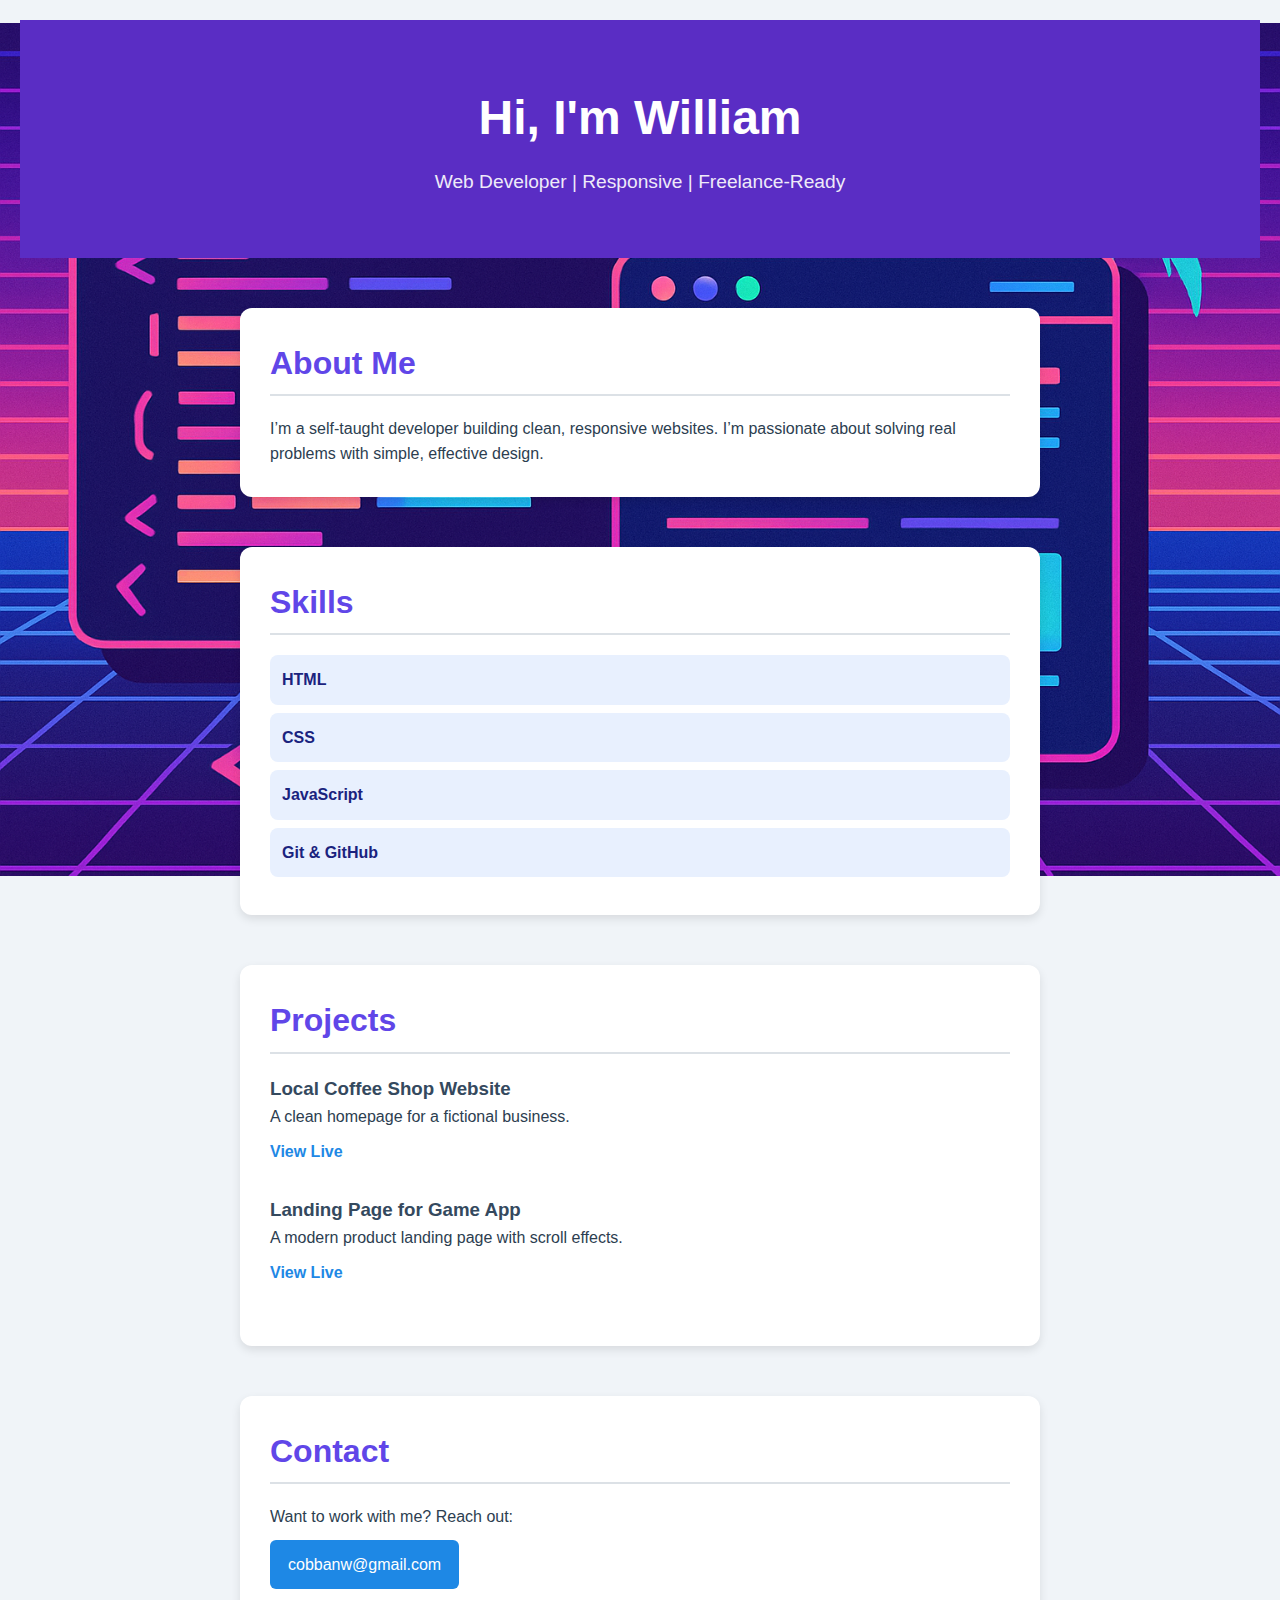
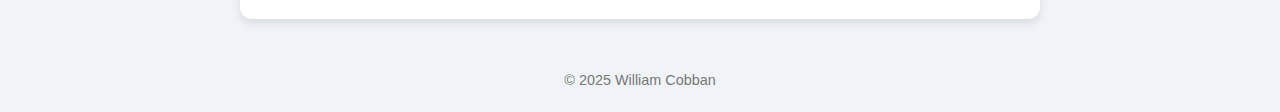
<file: index.html>
<!DOCTYPE html>
<html lang="en">
<head>
  <meta charset="UTF-8" />
  <meta name="viewport" content="width=device-width, initial-scale=1.0"/>
  <title>William's Portfolio</title>
  <link rel="stylesheet" href="style.css" />
</head>
<body>
  <header>
    <h1>Hi, I'm William</h1>
    <p> Web Developer | Responsive | Freelance-Ready</p>
  </header>

  <section id="about">
    <h2>About Me</h2>
    <p>I’m a self-taught developer building clean, responsive websites. I’m passionate about solving real problems with simple, effective design.</p>
  </section>

  <section id="skills">
    <h2>Skills</h2>
    <ul>
      <li>HTML</li>
      <li>CSS</li>
      <li>JavaScript</li>
      <li>Git & GitHub</li>
    </ul>
  </section>

  <section id="projects">
    <h2>Projects</h2>
    <div class="project">
      <h3>Local Coffee Shop Website</h3>
      <p>A clean homepage for a fictional business.</p>
      <a href="coffeeshop.html" target="_blank" rel="noopener noreferrer">View Live</a>
    </div>
    <div class="project">
      <h3>Landing Page for Game App</h3>
      <p>A modern product landing page with scroll effects.</p>
      <a href="landing" target="_blank" rel="noopener noreferrer">View Live</a>
    </div>
  </section>

  <section id="contact">
    <h2>Contact</h2>
    <p>Want to work with me? Reach out:</p>
    <a href="mailto:cobbanw@gmail.com">cobbanw@gmail.com</a>
  </section>

  <footer>
    <p>&copy; 2025 William Cobban</p>
  </footer>
</body>
</html>
</file>
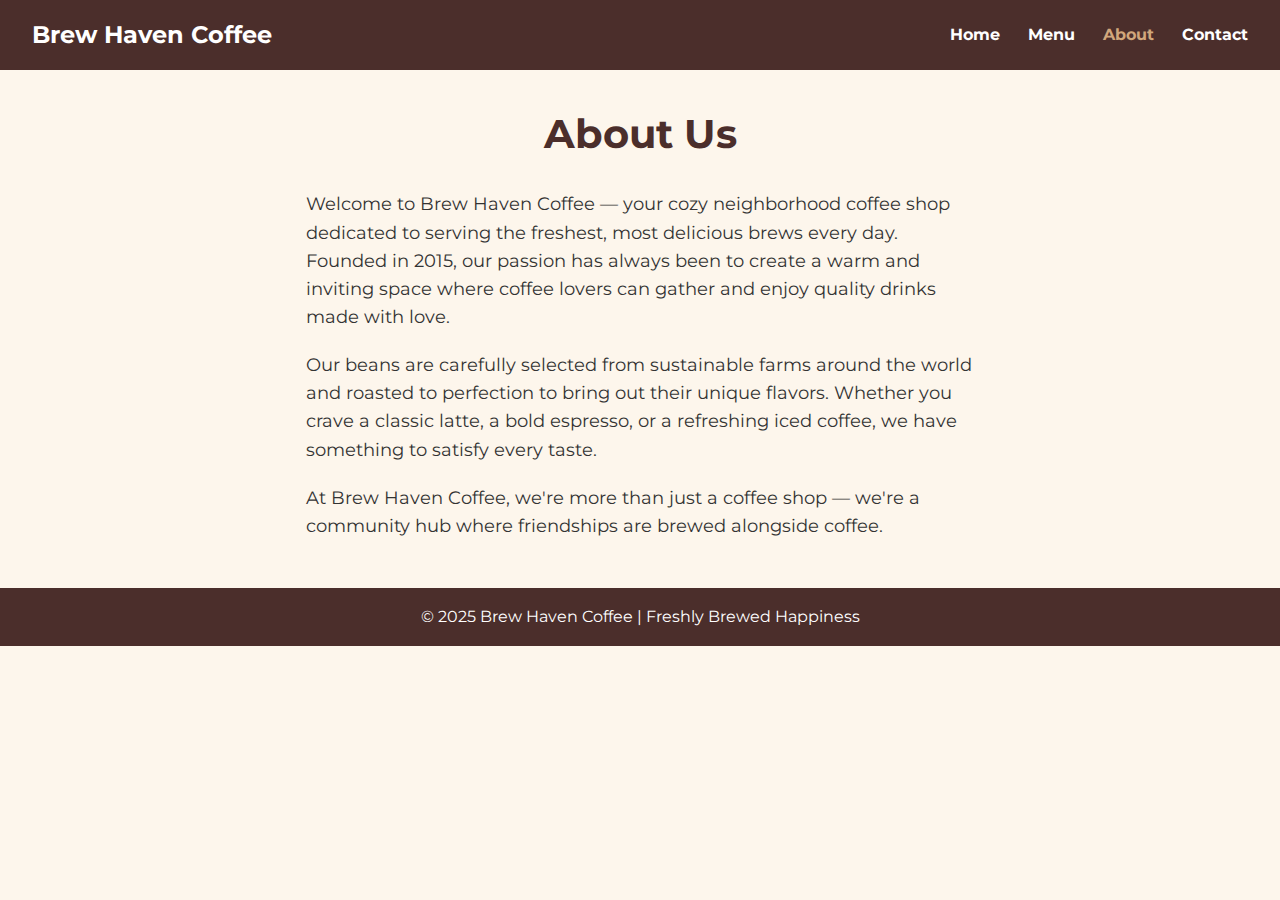
<file: about.html>
<!DOCTYPE html>
<html lang="en">
<head>
    <meta charset="UTF-8" />
    <meta name="viewport" content="width=device-width, initial-scale=1" />
    <title>About Brew Haven Coffee</title>
    <link href="https://fonts.googleapis.com/css2?family=Montserrat:wght@400;700&display=swap" rel="stylesheet" />
    <link rel="stylesheet" href="about.css" />
</head>
<body>
    <header>
        <h1>Brew Haven Coffee</h1>
        <nav>
            <a href="coffeeshop.html">Home</a>
            <a href="menu.html">Menu</a>
            <a href="about.html" class="active">About</a>
            <a href="contact.html">Contact</a>
        </nav>
    </header>

    <main class="about-content">
        <h2>About Us</h2>
        <p>Welcome to Brew Haven Coffee — your cozy neighborhood coffee shop dedicated to serving the freshest, most delicious brews every day. Founded in 2015, our passion has always been to create a warm and inviting space where coffee lovers can gather and enjoy quality drinks made with love.</p>
        <p>Our beans are carefully selected from sustainable farms around the world and roasted to perfection to bring out their unique flavors. Whether you crave a classic latte, a bold espresso, or a refreshing iced coffee, we have something to satisfy every taste.</p>
        <p>At Brew Haven Coffee, we're more than just a coffee shop — we're a community hub where friendships are brewed alongside coffee.</p>
    </main>

    <footer>
        <p>&copy; 2025 Brew Haven Coffee | Freshly Brewed Happiness</p>
    </footer>
</body>
</html>
</file>
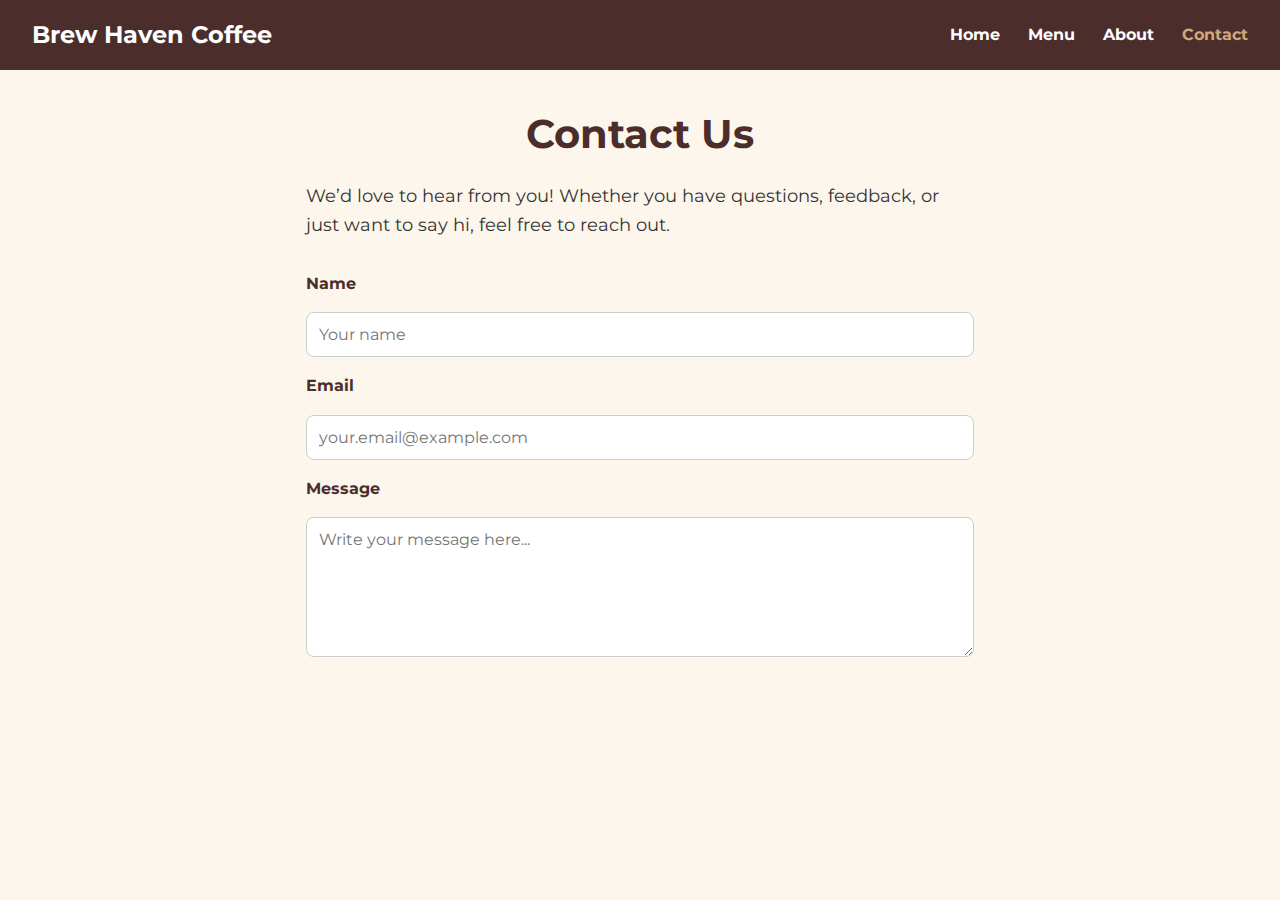
<file: contact.html>
<!DOCTYPE html>
<html lang="en">
<head>
    <meta charset="UTF-8" />
    <meta name="viewport" content="width=device-width, initial-scale=1" />
    <title>Contact Brew Haven Coffee</title>
    <link href="https://fonts.googleapis.com/css2?family=Montserrat:wght@400;700&display=swap" rel="stylesheet" />
    <link rel="stylesheet" href="contact.css" />
</head>
<body>
    <header>
        <h1>Brew Haven Coffee</h1>
        <nav>
            <a href="coffeeshop.html">Home</a>
            <a href="menu.html">Menu</a>
            <a href="about.html">About</a>
            <a href="contact.html" class="active">Contact</a>
        </nav>
    </header>

    <main class="contact-content">
        <h2>Contact Us</h2>
        <p>We’d love to hear from you! Whether you have questions, feedback, or just want to say hi, feel free to reach out.</p>

        <form action="#" method="post" class="contact-form">
            <label for="name">Name</label>
            <input type="text" id="name" name="name" placeholder="Your name" required />

            <label for="email">Email</label>
            <input type="email" id="email" name="email" placeholder="your.email@example.com" required />

            <label for="message">Message</label>
            <textarea id="message" name="message" placeholder="Write your message here..." rows="6" required></textarea>

            <button type
</file>
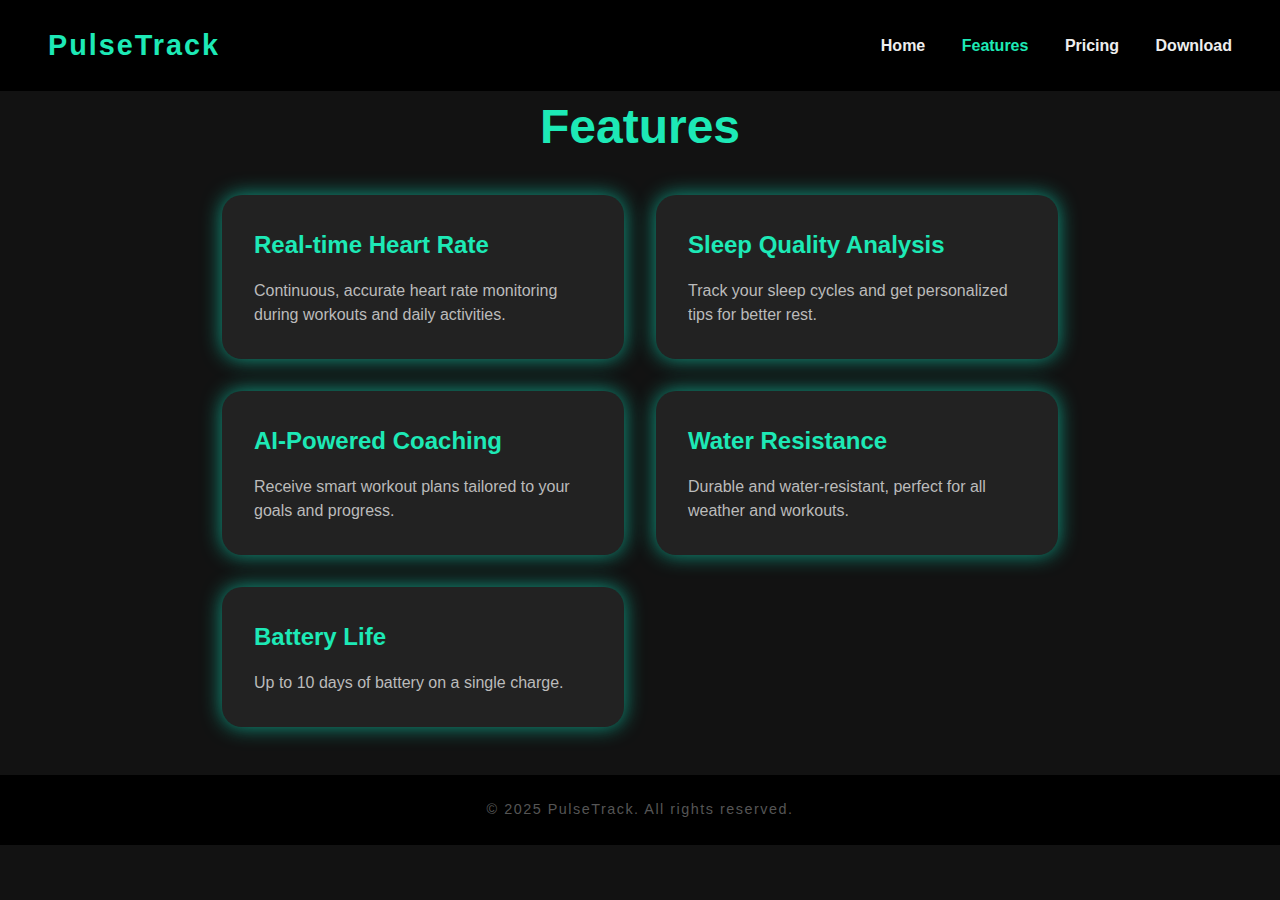
<file: features.html>
<!DOCTYPE html>
<html lang="en">
<head>
  <meta charset="UTF-8" />
  <meta name="viewport" content="width=device-width, initial-scale=1" />
  <title>Features — PulseTrack</title>
  <link rel="stylesheet" href="features.css" />
</head>
<body>
  <header class="header">
    <div class="logo">PulseTrack</div>
    <nav class="nav">
      <a href="landing.html">Home</a>
      <a href="features.html" class="active">Features</a>
      <a href="pricing.html">Pricing</a>
      <a href="download.html">Download</a>
    </nav>
  </header>

  <main class="features-content">
    <h1>Features</h1>
    <section class="feature-list">
      <article class="feature">
        <h2>Real-time Heart Rate</h2>
        <p>Continuous, accurate heart rate monitoring during workouts and daily activities.</p>
      </article>
      <article class="feature">
        <h2>Sleep Quality Analysis</h2>
        <p>Track your sleep cycles and get personalized tips for better rest.</p>
      </article>
      <article class="feature">
        <h2>AI-Powered Coaching</h2>
        <p>Receive smart workout plans tailored to your goals and progress.</p>
      </article>
      <article class="feature">
        <h2>Water Resistance</h2>
        <p>Durable and water-resistant, perfect for all weather and workouts.</p>
      </article>
      <article class="feature">
        <h2>Battery Life</h2>
        <p>Up to 10 days of battery on a single charge.</p>
      </article>
    </section>
  </main>

  <footer class="footer">
    <p>&copy; 2025 PulseTrack. All rights reserved.</p>
  </footer>
</body>
</html>
</file>
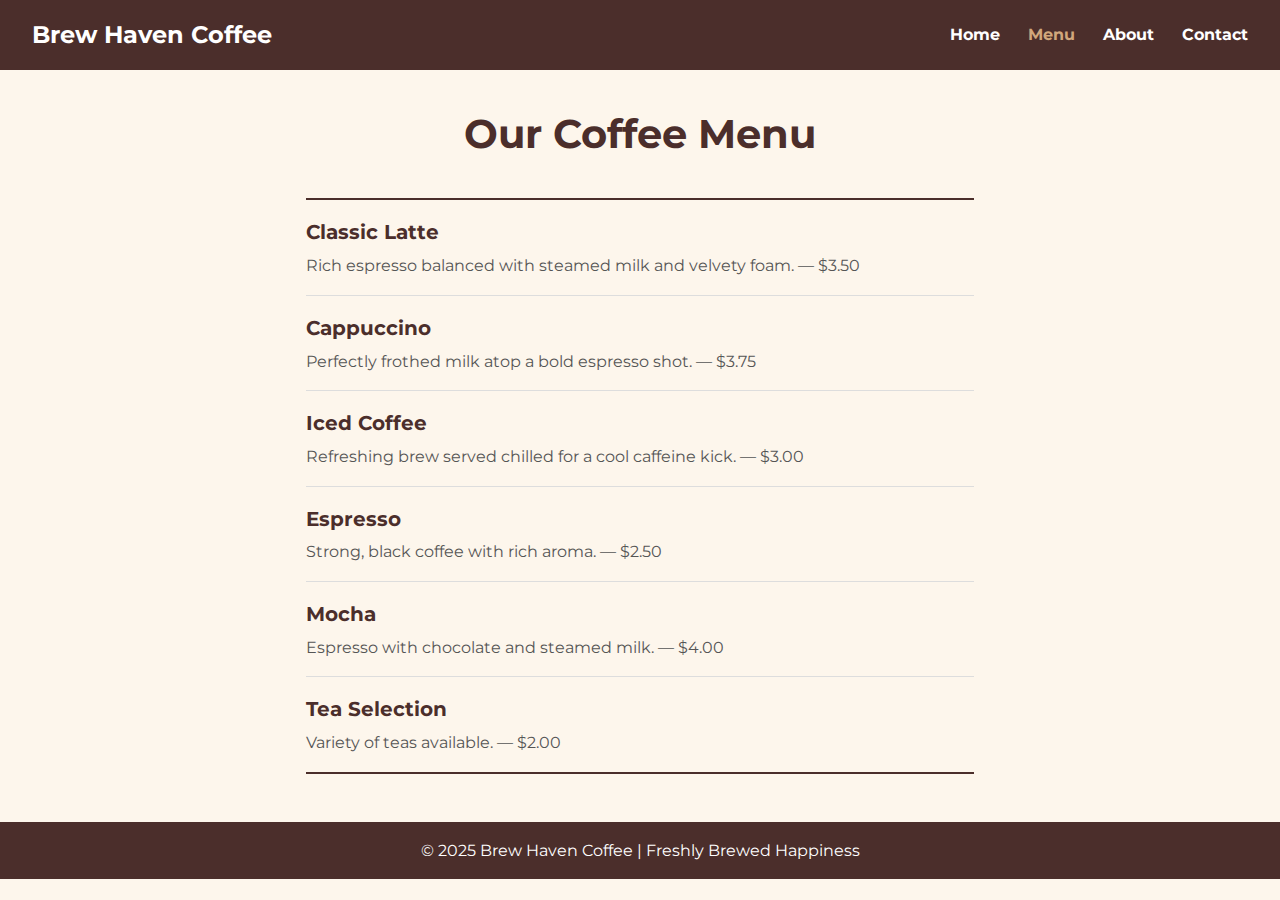
<file: menu.html>
<!DOCTYPE html>
<html lang="en">
<head>
    <meta charset="UTF-8" />
    <meta name="viewport" content="width=device-width, initial-scale=1" />
    <title>Brew Haven Coffee Menu</title>
    <link href="https://fonts.googleapis.com/css2?family=Montserrat:wght@400;700&display=swap" rel="stylesheet" />
    <link rel="stylesheet" href="menu.css" />
</head>
<body>
    <header>
        <h1>Brew Haven Coffee</h1>
        <nav>
            <a href="coffeeshop.html">Home</a>
            <a href="menu.html" class="active">Menu</a>
            <a href="about.html">About</a>
            <a href="contact.html">Contact</a>
        </nav>
    </header>

    <main class="menu-content">
        <h2>Our Coffee Menu</h2>
        <ul class="menu-list">
            <li>
                <h3>Classic Latte</h3>
                <p>Rich espresso balanced with steamed milk and velvety foam. — $3.50</p>
            </li>
            <li>
                <h3>Cappuccino</h3>
                <p>Perfectly frothed milk atop a bold espresso shot. — $3.75</p>
            </li>
            <li>
                <h3>Iced Coffee</h3>
                <p>Refreshing brew served chilled for a cool caffeine kick. — $3.00</p>
            </li>
            <li>
                <h3>Espresso</h3>
                <p>Strong, black coffee with rich aroma. — $2.50</p>
            </li>
            <li>
                <h3>Mocha</h3>
                <p>Espresso with chocolate and steamed milk. — $4.00</p>
            </li>
            <li>
                <h3>Tea Selection</h3>
                <p>Variety of teas available. — $2.00</p>
            </li>
        </ul>
    </main>

    <footer>
        <p>&copy; 2025 Brew Haven Coffee | Freshly Brewed Happiness</p>
    </footer>
</body>
</html>
</file>
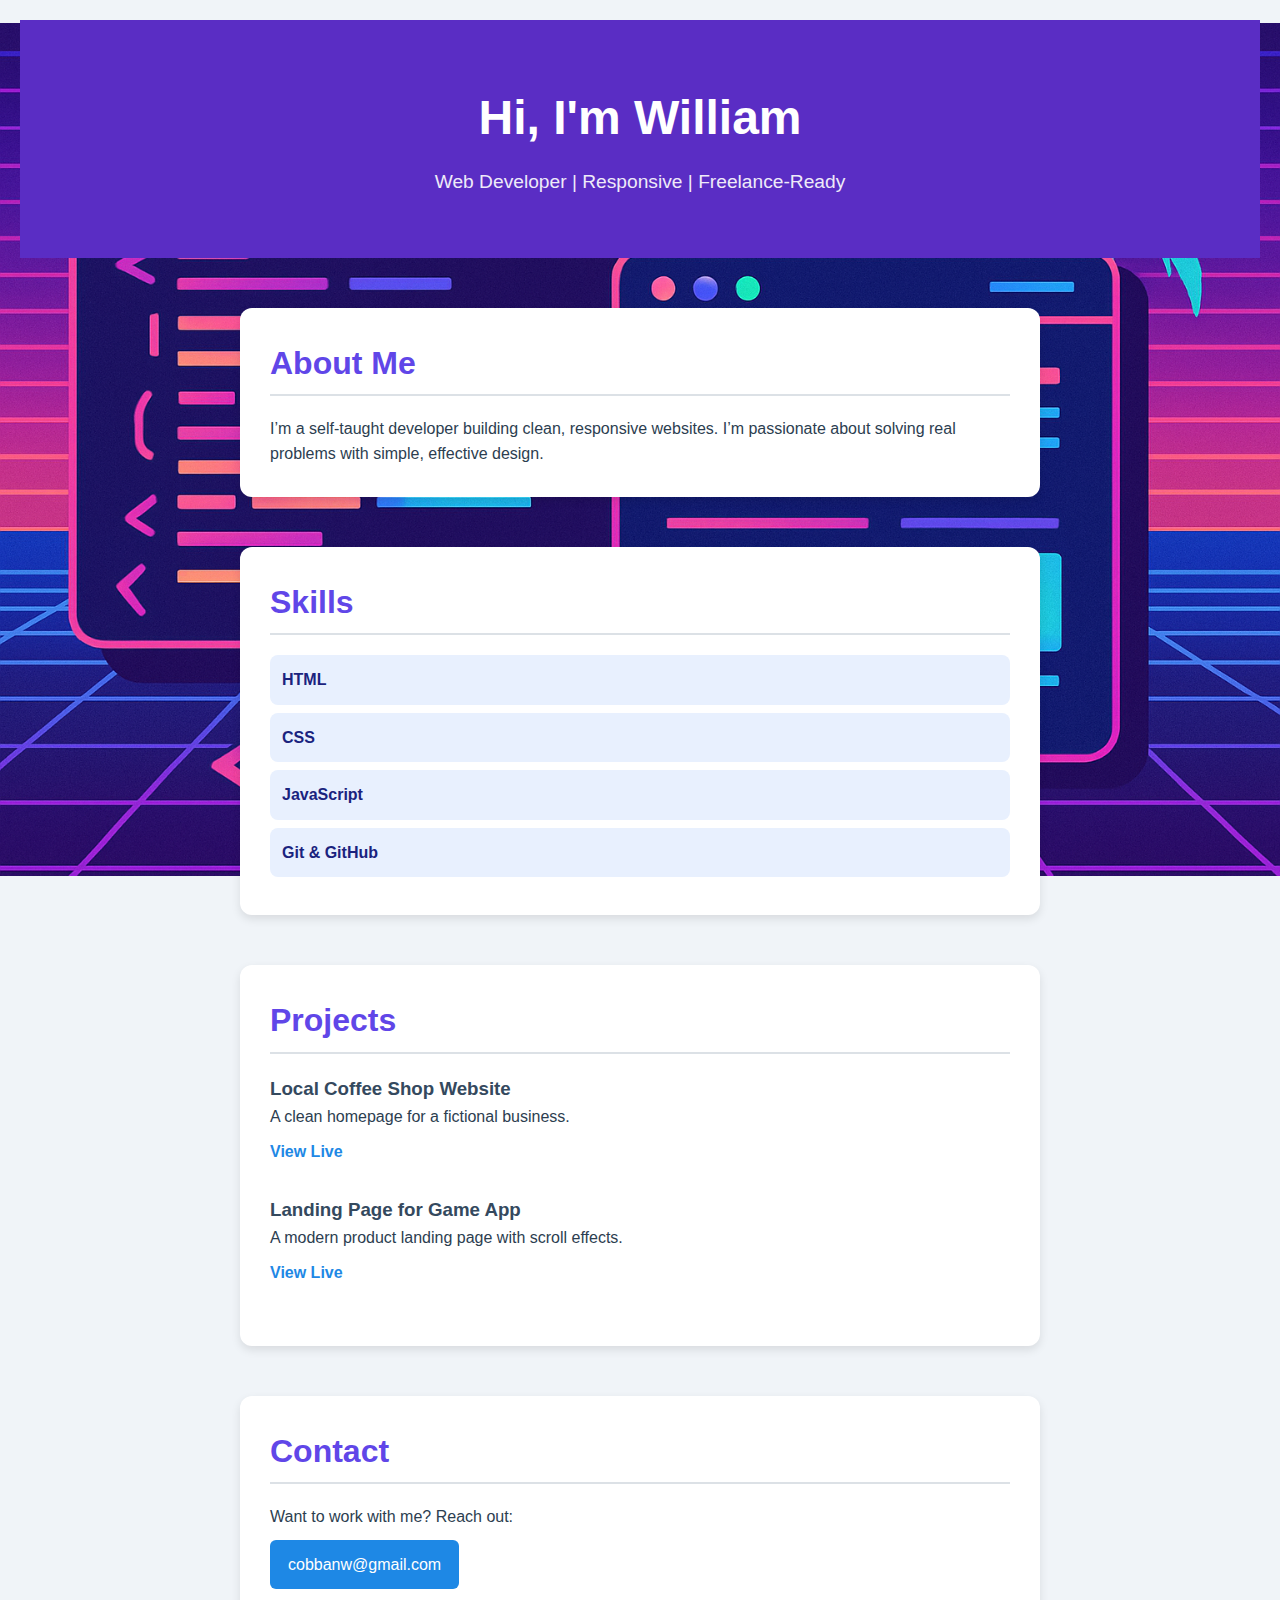
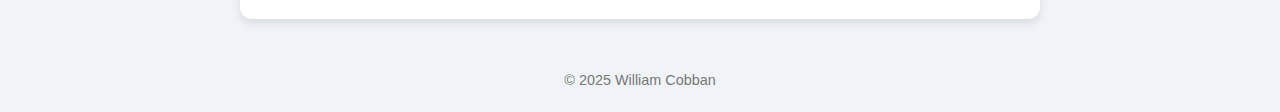
<file: MyWebsite.html>
<!DOCTYPE html>
<html lang="en">
<head>
  <meta charset="UTF-8" />
  <meta name="viewport" content="width=device-width, initial-scale=1.0"/>
  <title>William's Portfolio</title>
  <link rel="stylesheet" href="style.css" />
</head>
<body>
  <header>
    <h1>Hi, I'm William</h1>
    <p> Web Developer | Responsive | Freelance-Ready</p>
  </header>

  <section id="about">
    <h2>About Me</h2>
    <p>I’m a self-taught developer building clean, responsive websites. I’m passionate about solving real problems with simple, effective design.</p>
  </section>

  <section id="skills">
    <h2>Skills</h2>
    <ul>
      <li>HTML</li>
      <li>CSS</li>
      <li>JavaScript</li>
      <li>Git & GitHub</li>
    </ul>
  </section>

  <section id="projects">
    <h2>Projects</h2>
    <div class="project">
      <h3>Local Coffee Shop Website</h3>
      <p>A clean homepage for a fictional business.</p>
      <a href="file:///C:/Projects/Coffee%20shop/coffeeshop.html" target="_blank" rel="noopener noreferrer">View Live</a>
    </div>
    <div class="project">
      <h3>Landing Page for Game App</h3>
      <p>A modern product landing page with scroll effects.</p>
      <a href="#">View Live</a>
    </div>
  </section>

  <section id="contact">
    <h2>Contact</h2>
    <p>Want to work with me? Reach out:</p>
    <a href="mailto:cobbanw@gmail.com">cobbanw@gmail.com</a>
  </section>

  <footer>
    <p>&copy; 2025 William Cobban</p>
  </footer>
</body>
</html>
</file>
<file: style.css>
/* Reset some default styles */
* {
  margin: 0;
  padding: 0;
  box-sizing: border-box;
}

/* Body styling */
body {
  font-family: Arial, sans-serif;
  line-height: 1.6;
  background-color: #f0f4f8;
  color: #2c3e50;
  padding: 20px;
  box-sizing: border-box;
  background-image: url("bgg.png");
  background-repeat: no-repeat;
  background-position: center;
  background-size: 100%;
  background-attachment: fixed;
}

/* Header */
header {
  text-align: center;
  padding: 60px 20px;
  background: linear-gradient(135deg, #5a2dc4, #5a2dc4);
  color: #fff;
}

header h1 {
  font-size: 3rem;
  margin-bottom: 10px;
}

header p {
  font-size: 1.2rem;
  opacity: 0.9;
}

/* Sections */
section {
  margin: 50px auto;
  max-width: 800px;
  padding: 30px;
  background: #ffffff;
  border-radius: 12px;
  box-shadow: 0 4px 10px rgba(0, 0, 0, 0.1);
}

section h2 {
  font-size: 2rem;
  margin-bottom: 20px;
  color:#6046E8;
  border-bottom: 2px solid #dce1e6;
  padding-bottom: 5px;
}

/* Skills list */
ul {
  list-style: none;
  padding-left: 0;
}

ul li {
  background: #e8f0fe;
  padding: 12px;
  margin: 8px 0;
  border-radius: 8px;
  color: #1a237e;
  font-weight: bold;
}

/* Projects */
.project {
  margin-bottom: 30px;
  top: calc(100px + 20px);
  right: 20px;
}

.project h3 {
  color: #34495e;
}

.project a {
  display: inline-block;
  margin-top: 10px;
  color: #1e88e5;
  text-decoration: none;
  font-weight: bold;
}

.project a:hover {
  text-decoration: underline;
}

/* Contact */
#contact a {
  display: inline-block;
  margin-top: 10px;
  background: #1e88e5;
  color: #fff;
  padding: 12px 18px;
  text-decoration: none;
  border-radius: 6px;
  transition: background 0.3s ease;
}

#contact a:hover {
  background: #1565c0;
}

/* Footer */
footer {
  text-align: center;
  margin-top: 50px;
  font-size: 0.9rem;
  color: #777;
}
</file>
<file: about.css>
/* Reset and base styles */
* {
    margin: 0;
    padding: 0;
    box-sizing: border-box;
}
body {
    font-family: 'Montserrat', sans-serif;
    background-color: #fdf6ec;
    color: #333;
    line-height: 1.6;
}

/* Header styles */
header {
    background: #4b2e2b;
    color: #fff;
    padding: 1rem 2rem;
    display: flex;
    justify-content: space-between;
    align-items: center;
}
header h1 {
    font-size: 1.5rem;
}
nav a {
    color: #fff;
    text-decoration: none;
    margin-left: 1.5rem;
    font-weight: bold;
    transition: color 0.3s ease;
}
nav a:hover,
nav a.active {
    color: #d1a77c;
}

/* Main content */
.about-content {
    max-width: 700px;
    margin: 2rem auto;
    padding: 0 1rem;
    color: #333;
}
.about-content h2 {
    text-align: center;
    font-size: 2.5rem;
    color: #4b2e2b;
    margin-bottom: 1.5rem;
}
.about-content p {
    font-size: 1.1rem;
    margin-bottom: 1.25rem;
}

/* Footer */
footer {
    background: #4b2e2b;
    color: #fff;
    text-align: center;
    padding: 1rem;
    margin-top: 3rem;
}
</file>
<file: contact.css>
/* Reset and base styles */
* {
    margin: 0;
    padding: 0;
    box-sizing: border-box;
}
body {
    font-family: 'Montserrat', sans-serif;
    background-color: #fdf6ec;
    color: #333;
    line-height: 1.6;
}

/* Header styles */
header {
    background: #4b2e2b;
    color: #fff;
    padding: 1rem 2rem;
    display: flex;
    justify-content: space-between;
    align-items: center;
}
header h1 {
    font-size: 1.5rem;
}
nav a {
    color: #fff;
    text-decoration: none;
    margin-left: 1.5rem;
    font-weight: bold;
    transition: color 0.3s ease;
}
nav a:hover,
nav a.active {
    color: #d1a77c;
}

/* Main content */
.contact-content {
    max-width: 700px;
    margin: 2rem auto;
    padding: 0 1rem;
}
.contact-content h2 {
    text-align: center;
    font-size: 2.5rem;
    color: #4b2e2b;
    margin-bottom: 1rem;
}
.contact-content p {
    font-size: 1.1rem;
    margin-bottom: 2rem;
}

/* Form styles */
.contact-form {
    display: flex;
    flex-direction: column;
    gap: 1rem;
    margin-bottom: 2rem;
}
.contact-form label {
    font-weight: 700;
    color: #4b2e2b;
}
.contact-form input,
.contact-form textarea {
    padding: 0.75rem;
    border: 1px solid #ccc;
    border-radius: 8px;
    font-family: 'Montserrat', sans-serif;
    font-size: 1rem;
    resize: vertical;
    transition: border-color 0.3s ease;
}
.contact-form input:focus,
.contact-form textarea:focus {
    border-color: #d1a77c;
    outline: none;
}
.contact-form button {
    background-color: #4b2e2b;
    color: #fff;
    border: none;
    padding: 1rem;
    font-weight: 700;
    border-radius: 8px;
    cursor: pointer;
    transition: background-color 0.3s ease;
}
.contact-form button:hover {
    background-color: #d1a77c;
    color: #4b2e2b;
}

/* Contact info section */
.contact-info h3 {
    color: #4b2e2b;
    margin-bottom: 0.5rem;
    margin-top: 1rem;
}
.contact-info p {
    font-size: 1rem;
    color: #555;
}

/* Footer */
footer {
    background: #4b2e2b;
    color: #fff;
    text-align: center;
    padding: 1rem;
    margin-top: 3rem;
}
</file>
<file: features.css>
/* Reset */
* {
  margin: 0;
  padding: 0;
  box-sizing: border-box;
}

body {
  font-family: 'Segoe UI', Tahoma, Geneva, Verdana, sans-serif;
  background: #121212;
  color: #eee;
  line-height: 1.5;
}

/* Header */
.header {
  display: flex;
  justify-content: space-between;
  align-items: center;
  padding: 1.5rem 3rem;
  background: #000;
  position: sticky;
  top: 0;
  z-index: 1000;
}
.logo {
  font-size: 1.8rem;
  font-weight: 700;
  color: #1de9b6;
  letter-spacing: 2px;
}
.nav a {
  color: #eee;
  text-decoration: none;
  margin-left: 2rem;
  font-weight: 600;
  transition: color 0.3s ease;
}
.nav a:hover,
.nav a.active {
  color: #1de9b6;
}

/* Main content */
.features-content {
  max-width: 900px;
  margin: 3rem auto;
  padding: 0 2rem;
  padding-top: 80px;
  margin-top: -80px;
}
.features-content h1 {
  font-size: 3rem;
  font-weight: 900;
  color: #1de9b6;
  margin-bottom: 2rem;
  text-align: center;
}

.feature-list {
  display: grid;
  grid-template-columns: repeat(auto-fit, minmax(280px, 1fr));
  gap: 2rem;
}

.feature {
  background: #222;
  padding: 2rem;
  border-radius: 20px;
  box-shadow: 0 0 20px #0f9d85;
  transition: transform 0.3s ease;
}
.feature:hover {
  transform: translateY(-10px);
}
.feature h2 {
  margin-bottom: 1rem;
  color: #1de9b6;
  font-weight: 700;
  font-size: 1.5rem;
}
.feature p {
  color: #bbb;
  font-size: 1rem;
}

/* Footer */
.footer {
  background: #000;
  text-align: center;
  padding: 1.5rem 2rem;
  color: #555;
  font-size: 0.9rem;
  letter-spacing: 1.5px;
}
</file>
<file: menu.css>
/* Reset and base styles */
* {
    margin: 0;
    padding: 0;
    box-sizing: border-box;
}
body {
    font-family: 'Montserrat', sans-serif;
    background-color: #fdf6ec;
    color: #333;
    line-height: 1.6;
}

/* Header styles */
header {
    background: #4b2e2b;
    color: #fff;
    padding: 1rem 2rem;
    display: flex;
    justify-content: space-between;
    align-items: center;
}
header h1 {
    font-size: 1.5rem;
}
nav a {
    color: #fff;
    text-decoration: none;
    margin-left: 1.5rem;
    font-weight: bold;
    transition: color 0.3s ease;
}
nav a:hover,
nav a.active {
    color: #d1a77c;
}

/* Main content */
.menu-content {
    max-width: 700px;
    margin: 2rem auto;
    padding: 0 1rem;
}
.menu-content h2 {
    text-align: center;
    font-size: 2.5rem;
    color: #4b2e2b;
    margin-bottom: 2rem;
}

/* Menu list */
.menu-list {
    list-style: none;
    border-top: 2px solid #4b2e2b;
    border-bottom: 2px solid #4b2e2b;
}
.menu-list li {
    padding: 1rem 0;
    border-bottom: 1px solid #ddd;
}
.menu-list li:last-child {
    border-bottom: none;
}

.menu-list h3 {
    color: #4b2e2b;
    font-weight: 700;
    margin-bottom: 0.3rem;
    font-size: 1.25rem;
}
.menu-list p {
    font-size: 1rem;
    color: #555;
}

/* Footer */
footer {
    background: #4b2e2b;
    color: #fff;
    text-align: center;
    padding: 1rem;
    margin-top: 3rem;
}
</file>
